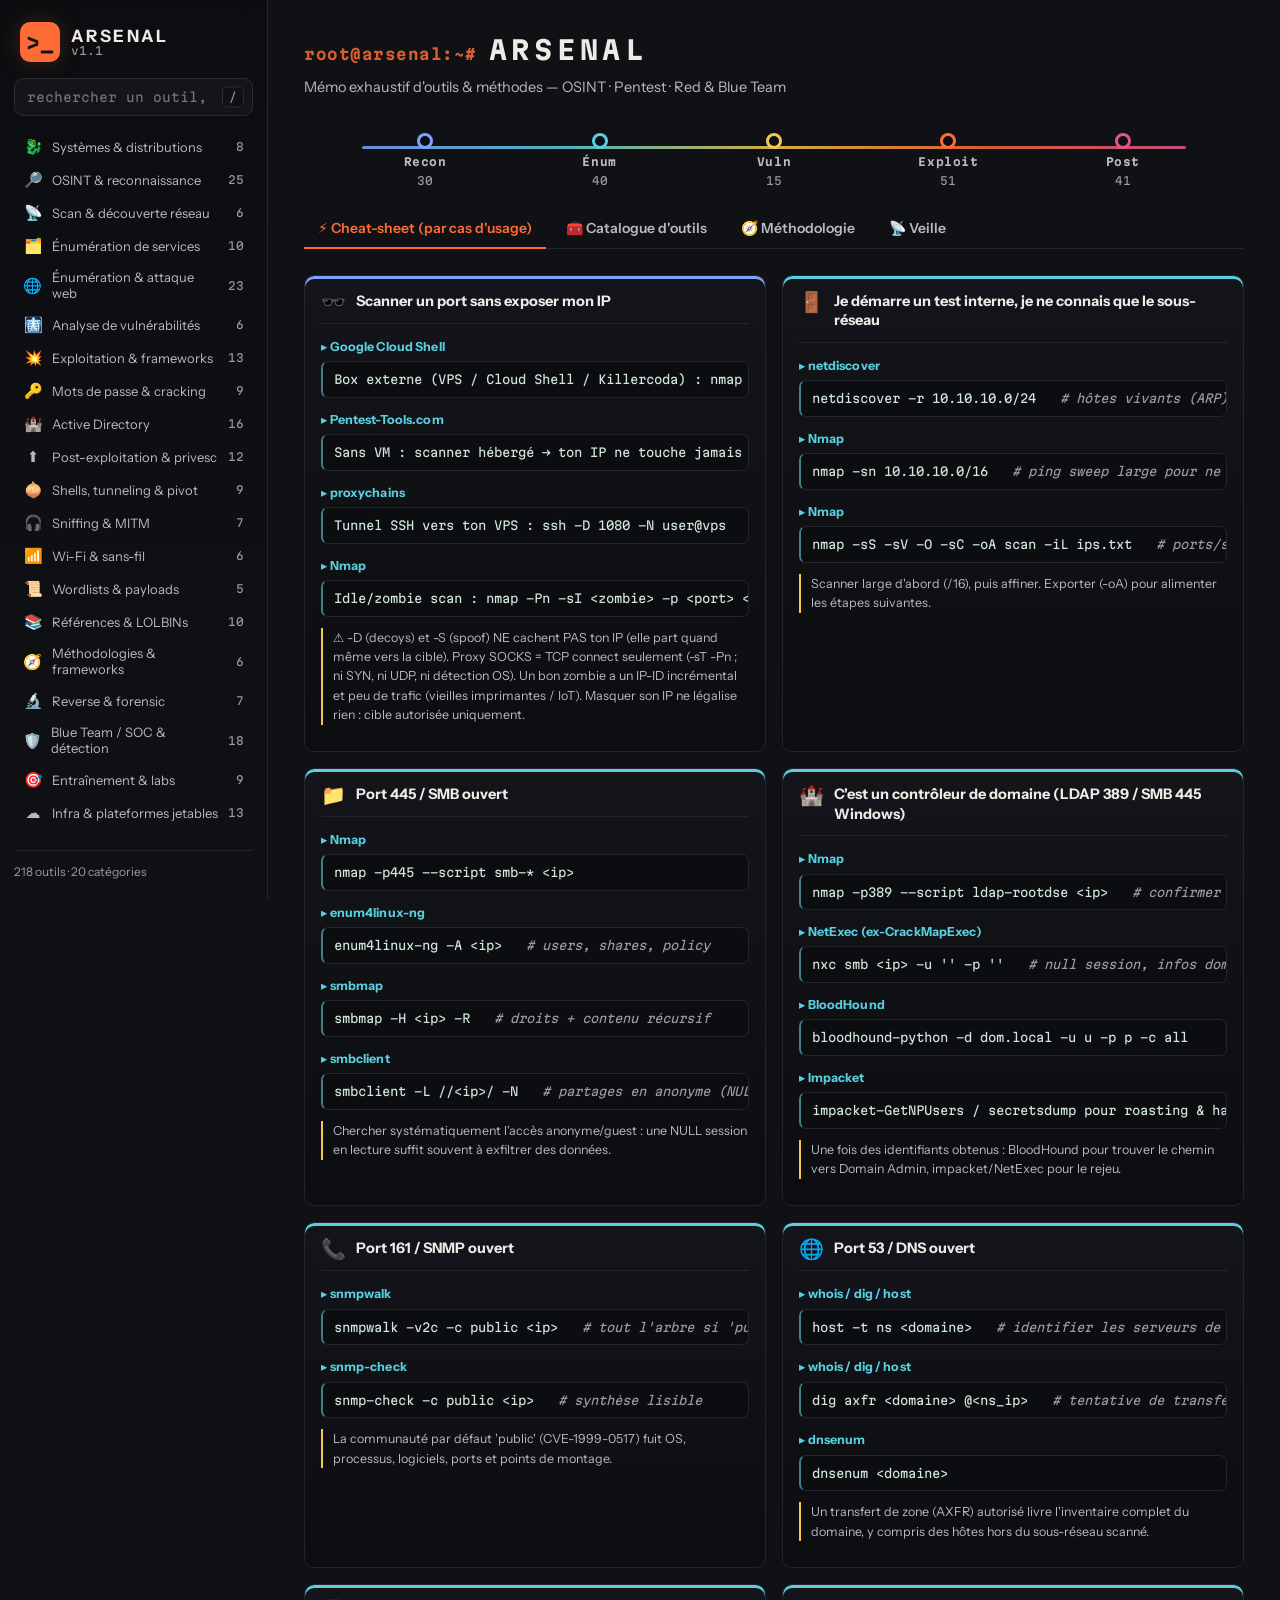
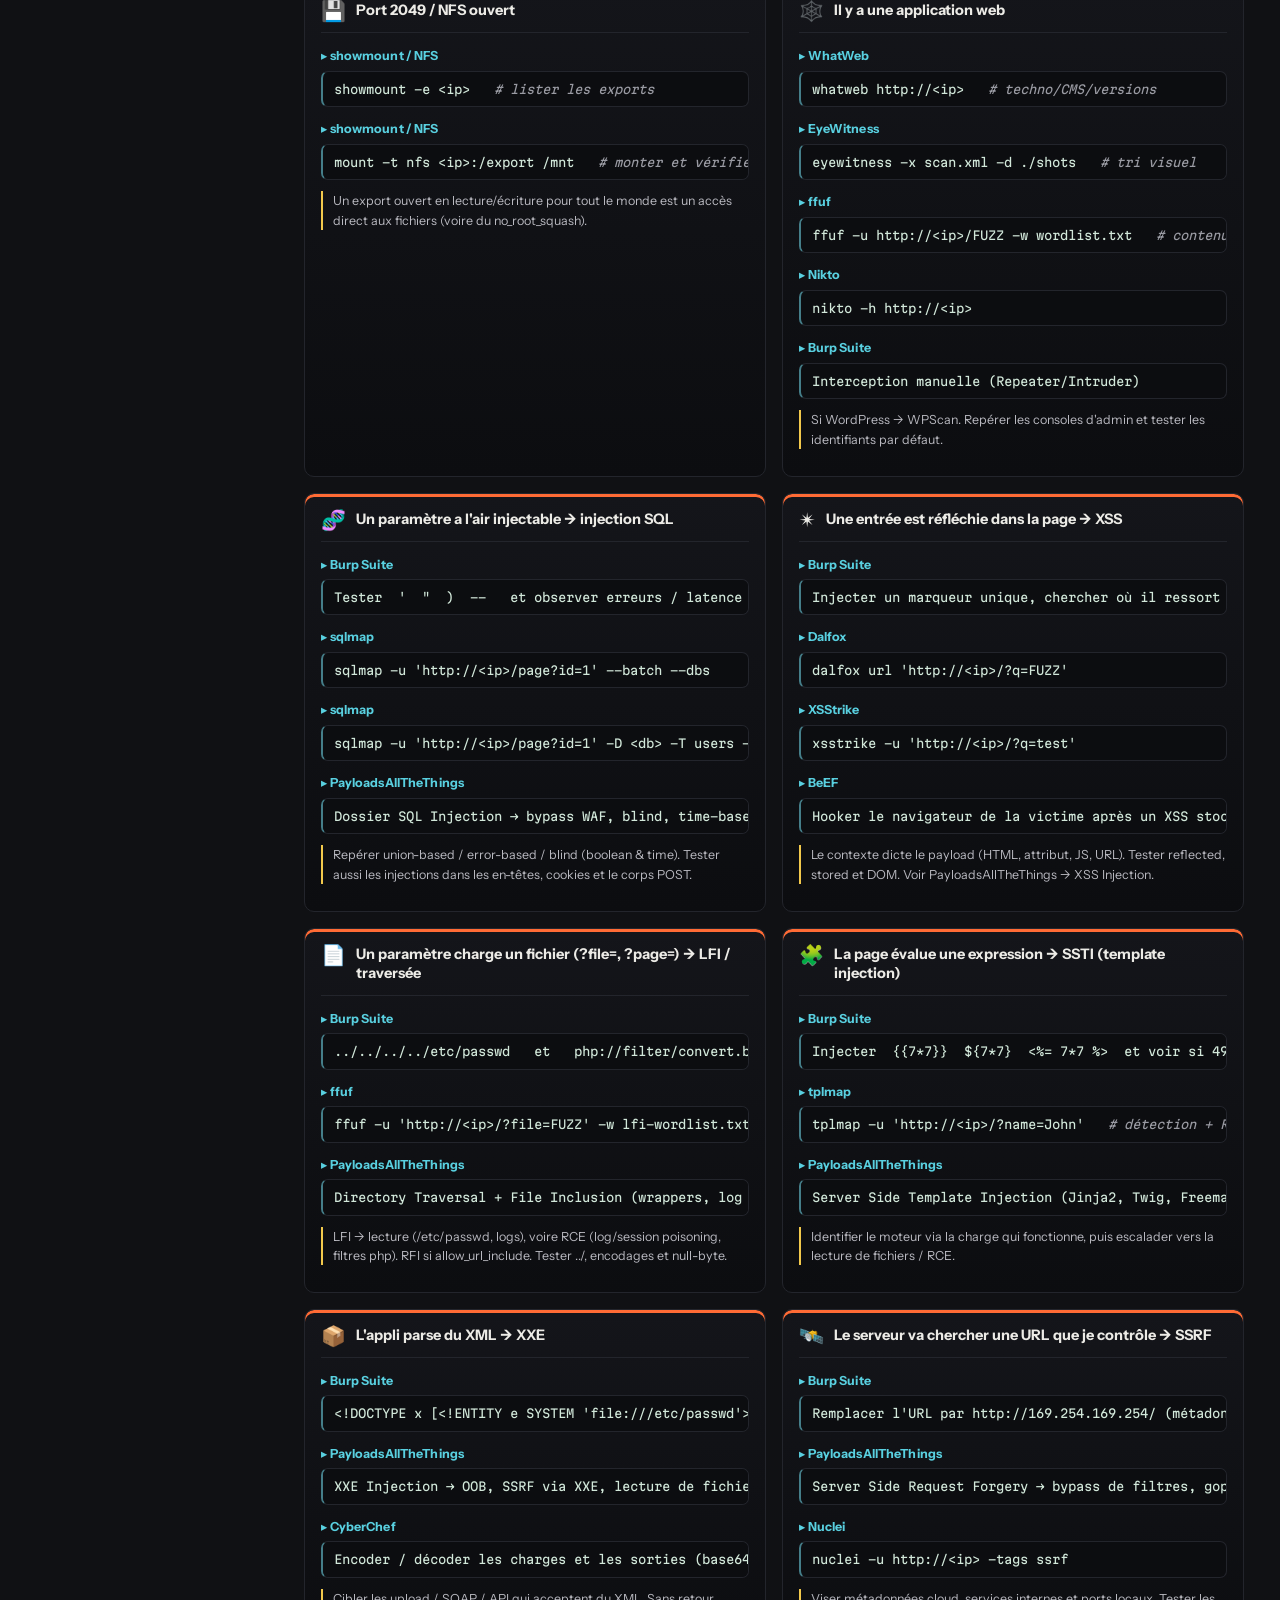
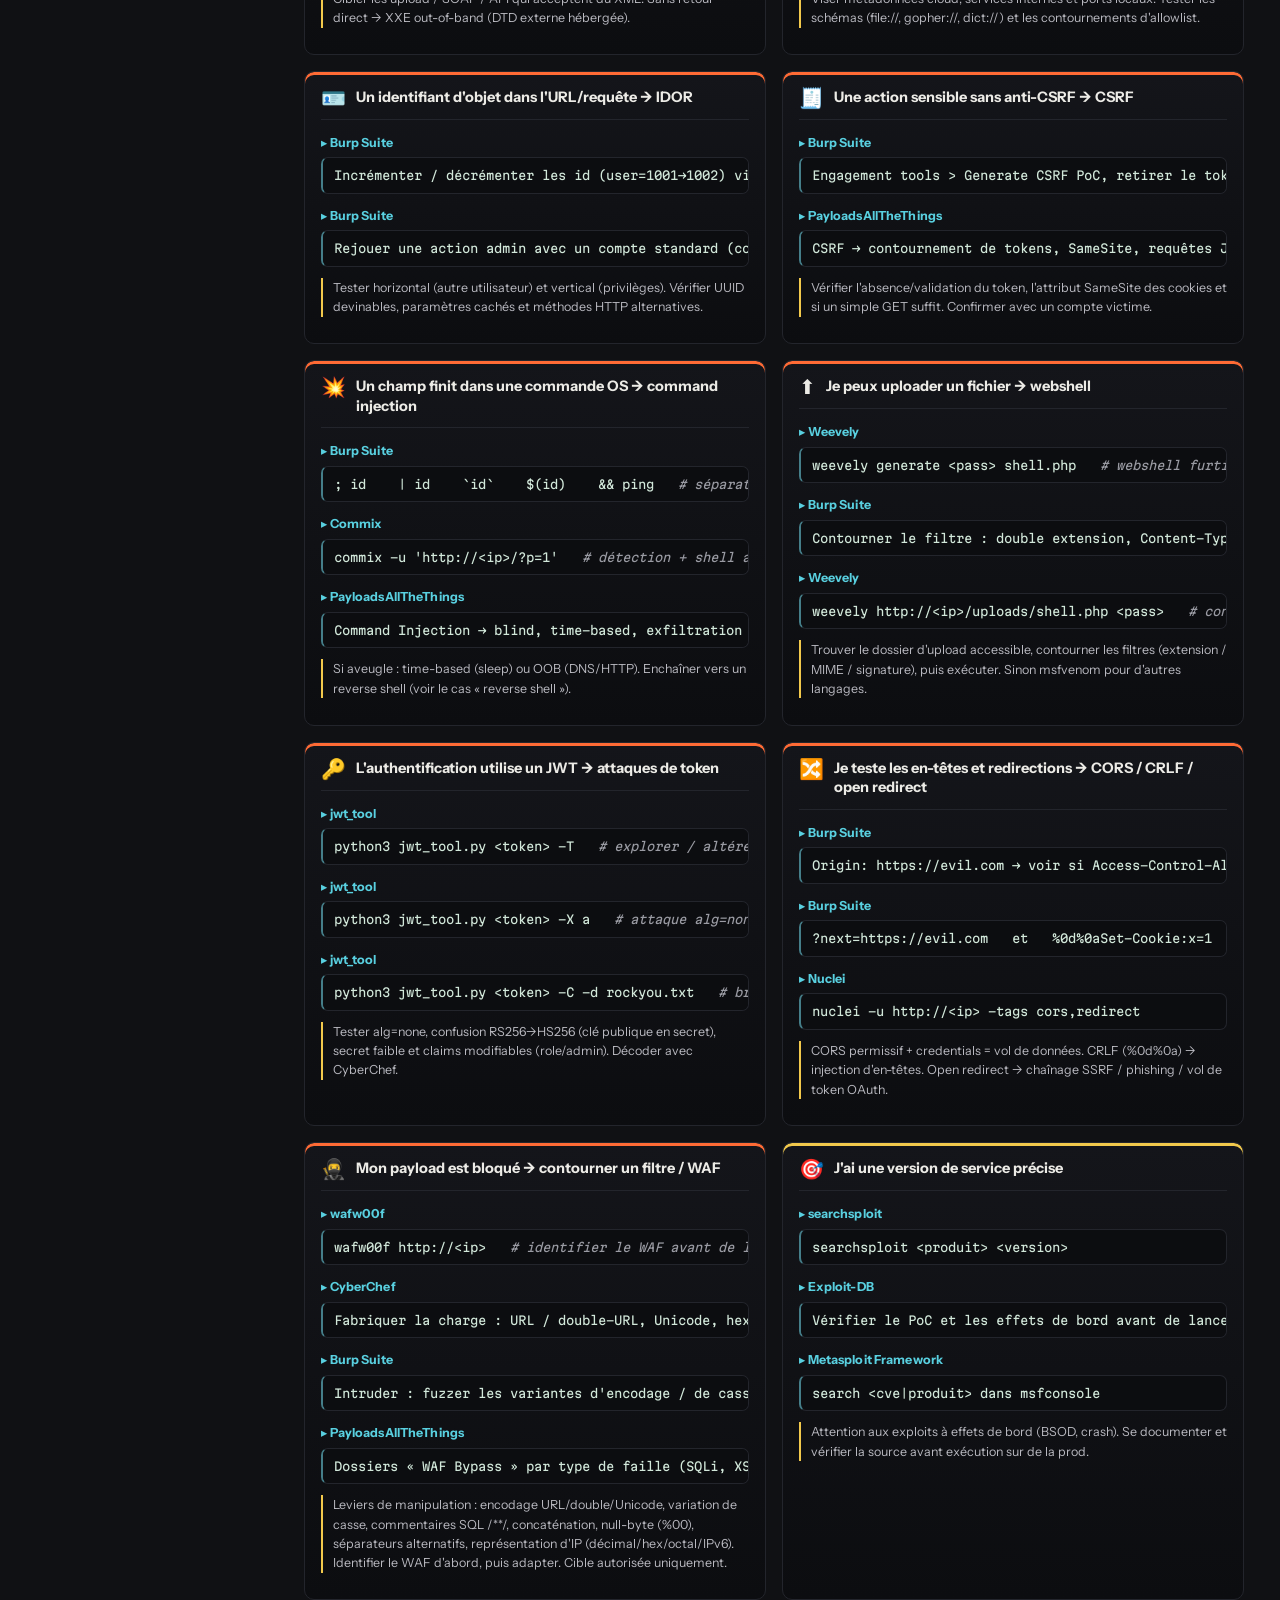
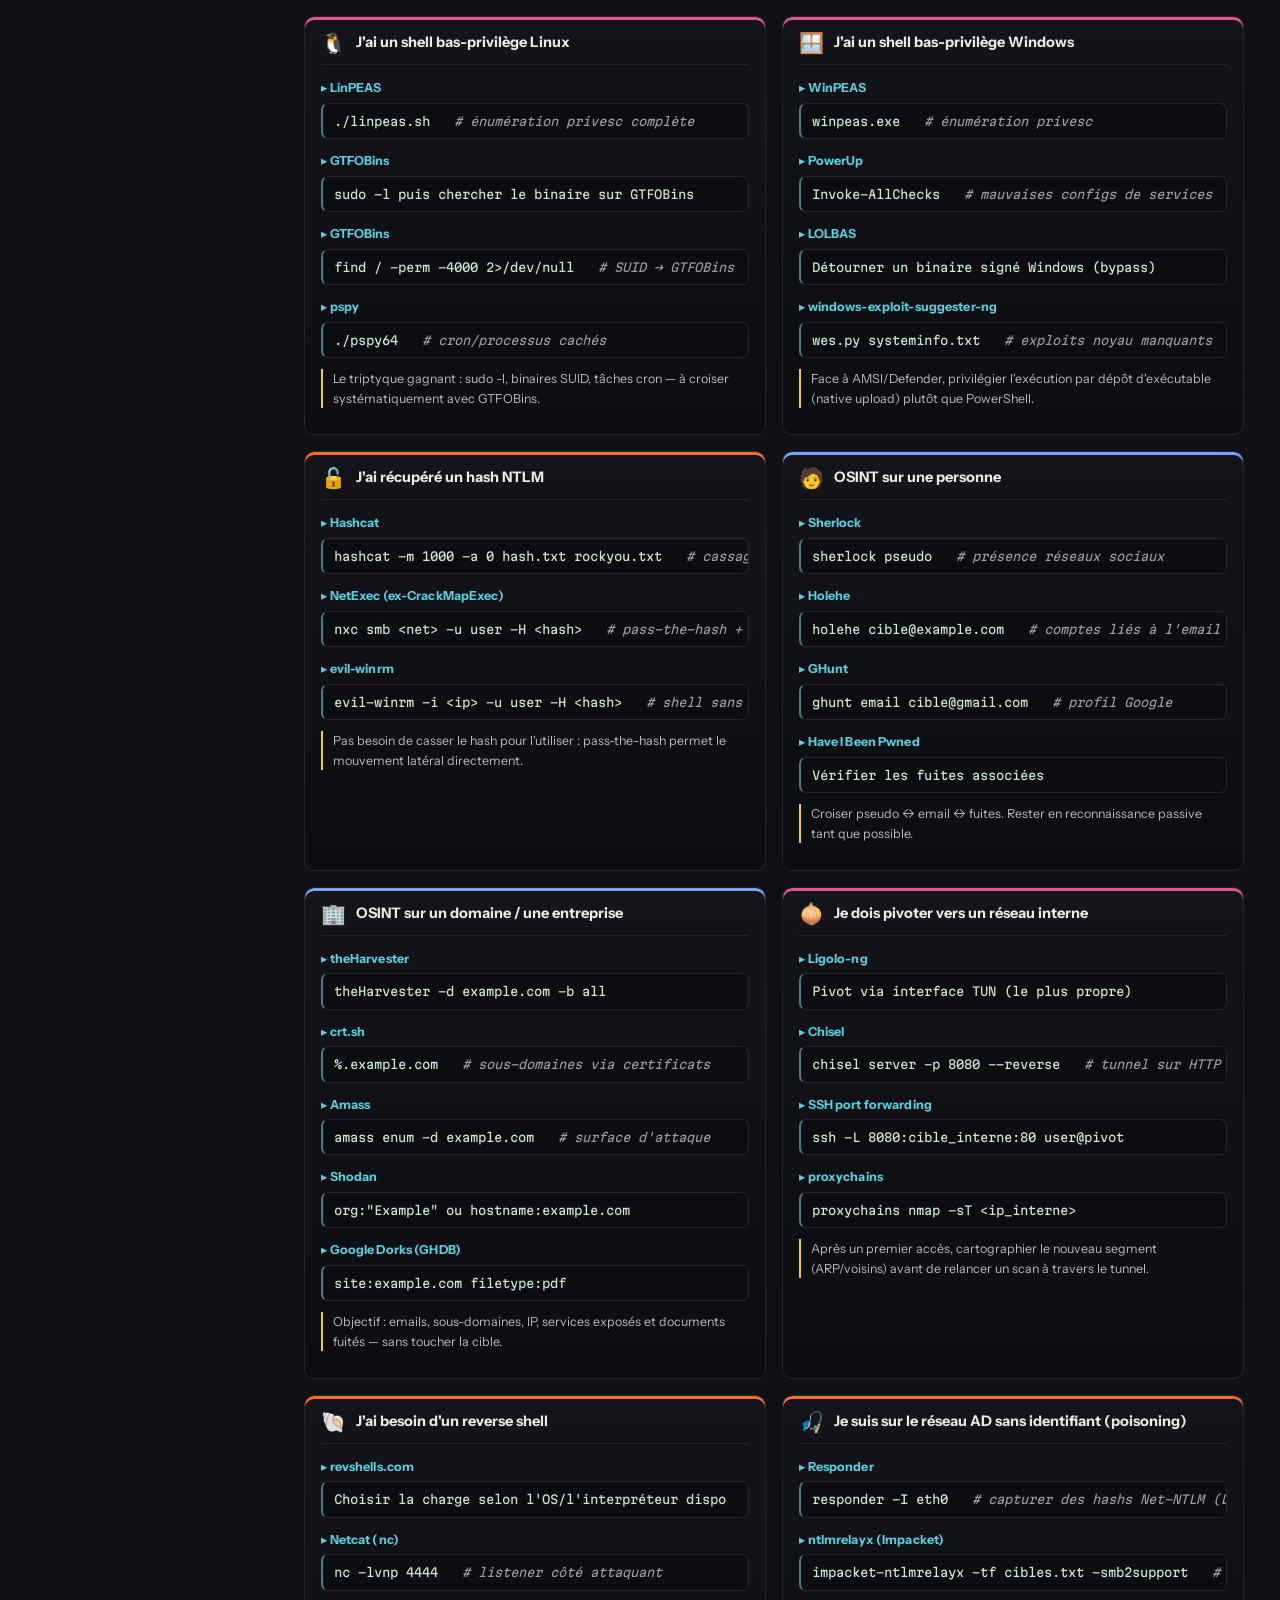
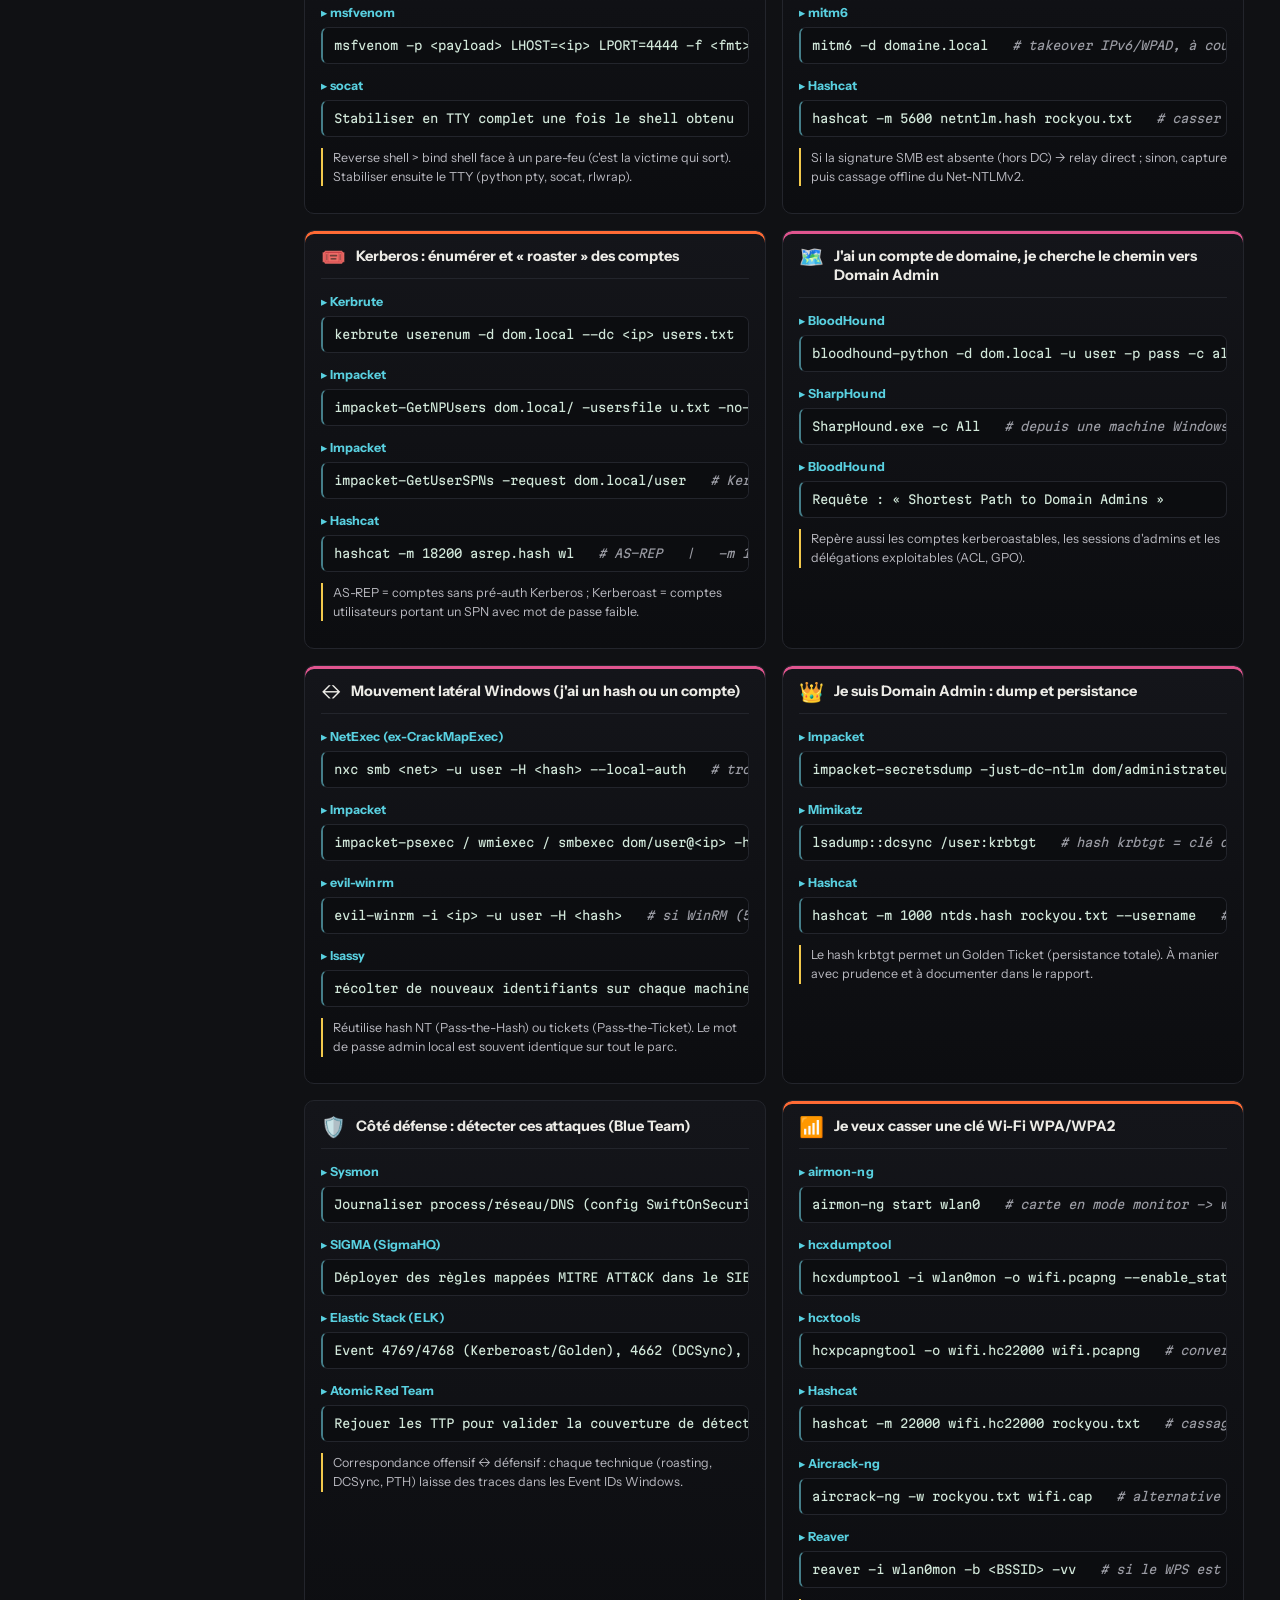
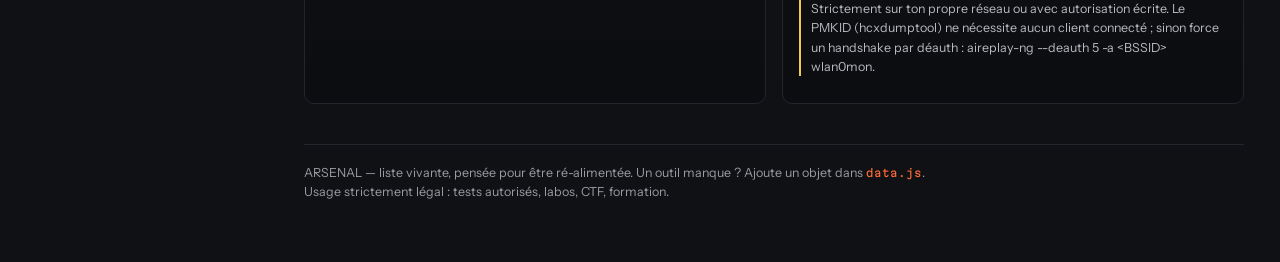
<file: index.html>
<!DOCTYPE html>
<html lang="fr">
<head>
  <meta charset="UTF-8" />
  <meta name="viewport" content="width=device-width, initial-scale=1.0" />
  <title>ARSENAL — Outils & méthodes offensives</title>
  <meta name="description" content="Mémo exhaustif et avancé d'outils et de méthodes : OSINT, pentest, Red Team et Blue Team/SOC. Cheat-sheet par cas d'usage et catalogue d'outils classé par catégorie." />
  <link rel="preconnect" href="https://fonts.googleapis.com" />
  <link rel="preconnect" href="https://fonts.gstatic.com" crossorigin />
  <link href="https://fonts.googleapis.com/css2?family=Martian+Mono:wght@400;500;600;700&family=Instrument+Sans:wght@400;500;600;700&display=swap" rel="stylesheet" />
  <link rel="stylesheet" href="style.css" />
</head>
<body>
  <!-- ░░ Barre latérale ░░ -->
  <aside id="sidebar">
    <div class="brand">
      <div class="brand-logo">&gt;_</div>
      <div class="brand-text">
        <span class="brand-name" id="brandName">ARSENAL</span>
        <span class="brand-ver" id="brandVer">v1.0</span>
      </div>
    </div>

    <div class="side-search">
      <input type="search" id="search" placeholder="rechercher un outil, une commande…" autocomplete="off" />
      <kbd>/</kbd>
    </div>

    <nav id="catNav" aria-label="Catégories"></nav>

    <div class="side-foot">
      <a id="repoLink" href="#" target="_blank" rel="noopener">★ Dépôt GitHub</a>
      <span id="toolCount"></span>
    </div>
  </aside>

  <!-- ░░ Contenu ░░ -->
  <main id="main">
    <header class="hero">
      <h1><span class="prompt">root@arsenal:~#</span> <span id="heroTitle">ARSENAL</span></h1>
      <p class="tagline" id="tagline">Mémo exhaustif d'outils &amp; méthodes — OSINT · Pentest · Red &amp; Blue Team</p>

      <div class="phase-bar" id="phaseBar" aria-label="Filtrer par phase"></div>

      <div class="hero-tabs">
        <button class="tab active" data-view="cheats">⚡ Cheat-sheet (par cas d'usage)</button>
        <button class="tab" data-view="tools">🧰 Catalogue d'outils</button>
        <button class="tab" data-view="method">🧭 Méthodologie</button>
        <button class="tab" data-view="veille">📡 Veille</button>
      </div>
    </header>

    <!-- Vue : Cheat-sheet -->
    <section id="view-cheats" class="view"></section>

    <!-- Vue : Catalogue -->
    <section id="view-tools" class="view hidden"></section>

    <!-- Vue : Méthodologie -->
    <section id="view-method" class="view hidden">
      <div class="method-wrap">
        <h2 class="method-h">Les 5 phases d'un test d'intrusion</h2>
        <p class="method-sub">Reconnaissance → Énumération → Analyse de vulnérabilités → Exploitation → Post-exploitation. Chaque sortie alimente l'étape suivante.</p>
        <ol class="killchain" id="killchain"></ol>

        <h2 class="method-h">Chaîne type « énumération → exploitation »</h2>
        <pre class="flow">netdiscover ─▶ ips.txt ─▶ nmap (-iL -sV -oA) ─▶ scan.xml
                               │                 │
                               ▼                 ▼
                  nmap --script vuln / OpenVAS   eyewitness (interfaces web)
                               │
                               ▼
                  searchsploit &lt;produit/CVE&gt; ─▶ msfconsole
                                                    │
               use exploit/… ; set RHOSTS/LHOST/payload ; exploit
                                                    │
                                                    ▼
                                           Meterpreter (session)
                                                    │
               upload linpeas/winpeas ; modules post ; dump creds
                                                    │
                                                    ▼
               Mouvement latéral (pass-the-hash) ─▶ pivoting (ssh -L / chisel)</pre>

        <h2 class="method-h">Faire circuler les résultats</h2>
        <div class="chain-grid" id="chainGrid"></div>
      </div>
    </section>

    <!-- Vue : Veille (flux agrégés par scripts/build_feeds.py) -->
    <section id="view-veille" class="view hidden"></section>

    <footer class="page-foot">
      <span id="footName">ARSENAL</span> — liste vivante, pensée pour être ré-alimentée.
      Un outil manque ? Ajoute un objet dans <code>data.js</code>.
      <br />Usage strictement légal : tests autorisés, labos, CTF, formation.
    </footer>
  </main>

  <!-- bouton retour haut -->
  <button id="toTop" title="Haut de page" aria-label="Haut de page">↑</button>

  <!-- palette de commandes (Ctrl K) -->
  <div id="palette" class="palette hidden" role="dialog" aria-modal="true" aria-label="Aller à">
    <div class="palette-box">
      <input id="paletteInput" type="text" placeholder="Aller à… — outil, catégorie, vue, phase" autocomplete="off" />
      <div id="paletteList" class="palette-list"></div>
      <div class="palette-hint"><span><kbd>↑</kbd><kbd>↓</kbd> naviguer</span><span><kbd>⏎</kbd> ouvrir</span><span><kbd>Échap</kbd> fermer</span><span style="margin-left:auto">hors palette : <kbd>j</kbd><kbd>k</kbd> parcourir · <kbd>/</kbd> chercher</span></div>
    </div>
  </div>

  <script src="data.js"></script>
  <script src="feeds.js"></script>
  <script src="app.js"></script>
</body>
</html>
</file>
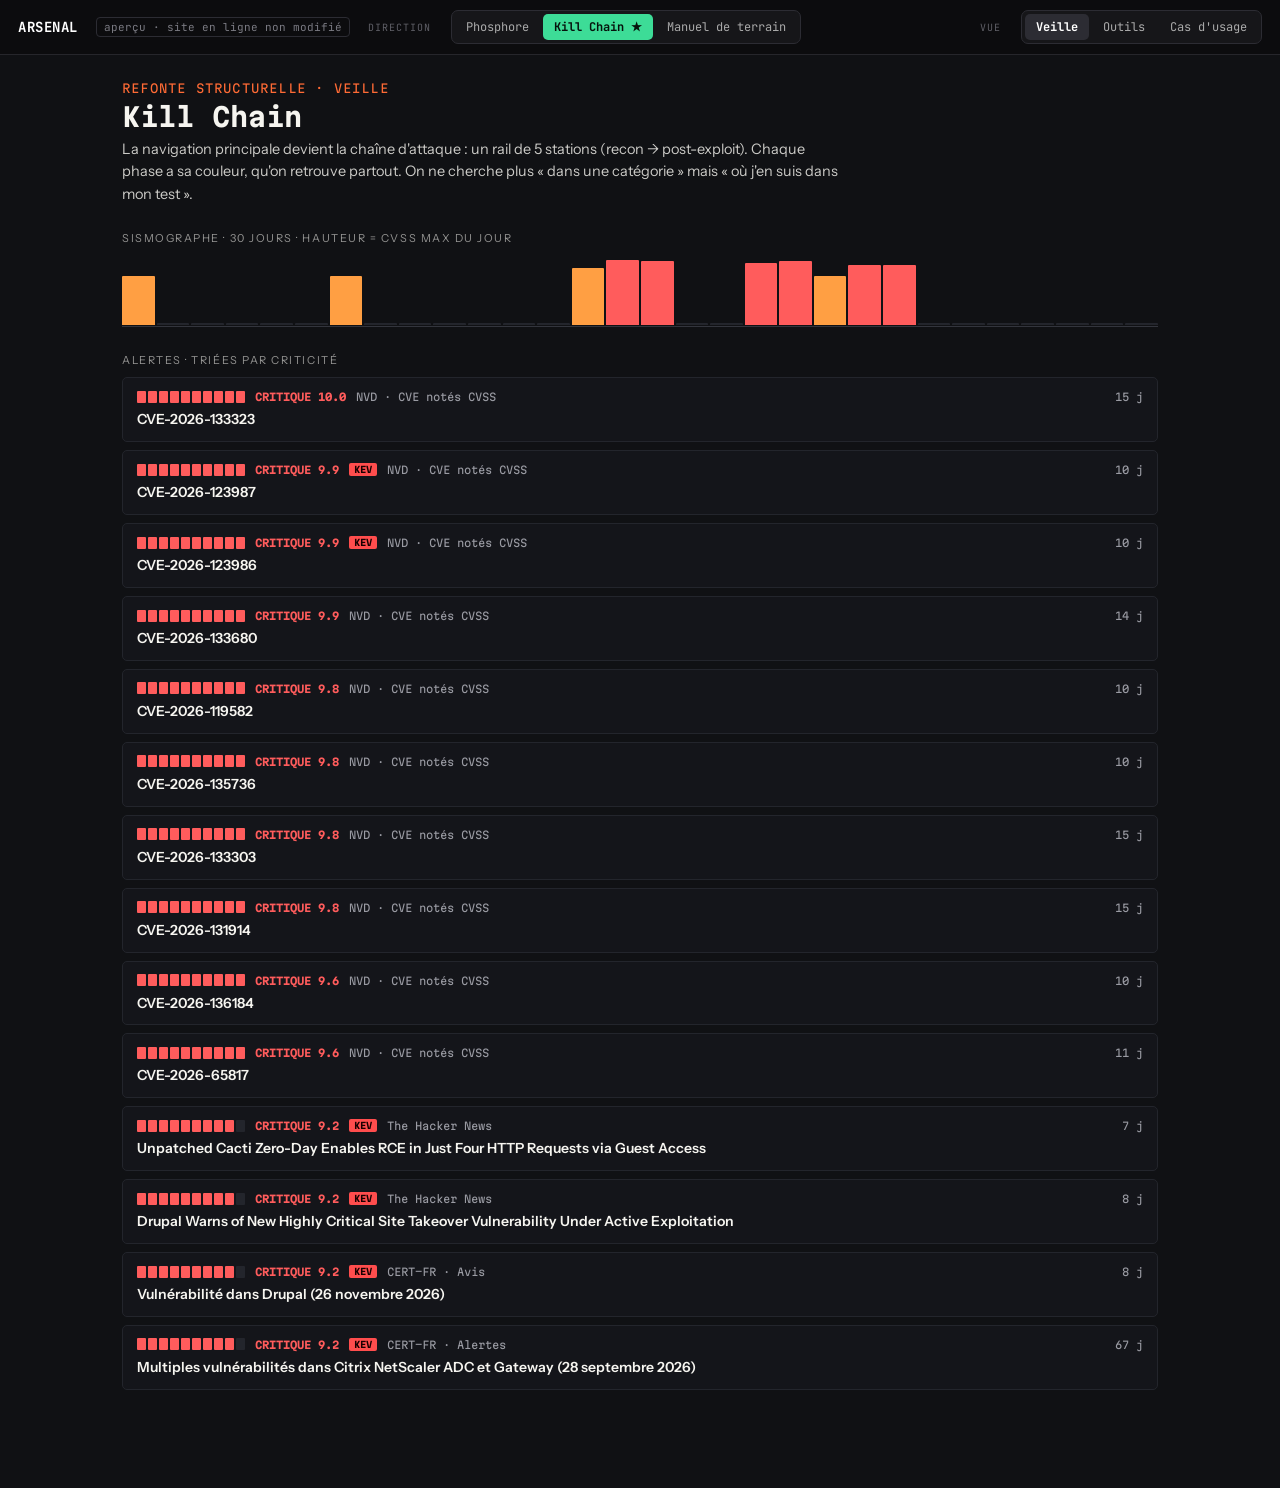
<file: preview/redesign.html>
<!DOCTYPE html>
<html lang="fr" data-dir="1b">
<head>
<meta charset="utf-8">
<meta name="viewport" content="width=device-width, initial-scale=1">
<title>ARSENAL — Aperçu refonte (3 directions)</title>
<link rel="preconnect" href="https://fonts.googleapis.com">
<link rel="preconnect" href="https://fonts.gstatic.com" crossorigin>
<link href="https://fonts.googleapis.com/css2?family=JetBrains+Mono:wght@400;500;700&family=IBM+Plex+Sans:wght@400;500;600&family=Martian+Mono:wght@400;500;700&family=Instrument+Sans:wght@400;500;600&family=Archivo:wght@400..900&family=Red+Hat+Mono:wght@400;500;700&display=swap" rel="stylesheet">
<style>
  *{box-sizing:border-box}
  html,body{margin:0;padding:0}
  body{background:#111;color:#eee;font-family:'IBM Plex Sans',system-ui,sans-serif;-webkit-font-smoothing:antialiased}
  a{text-decoration:none}
  .mono{font-variant-numeric:tabular-nums}

  /* ===================== BARRE DE CONTRÔLE (neutre) ===================== */
  .ctl{position:sticky;top:0;z-index:50;display:flex;flex-wrap:wrap;align-items:center;gap:10px 18px;
    padding:10px 18px;background:#0c0c0e;border-bottom:1px solid #26262b}
  .ctl .brand{font-family:'JetBrains Mono',monospace;font-weight:700;font-size:14px;color:#fff;letter-spacing:.04em}
  .ctl .note{font-family:'JetBrains Mono',monospace;font-size:11px;color:#7a7a82;border:1px solid #2c2c33;border-radius:4px;padding:2px 7px}
  .seg{display:flex;gap:3px;background:#161619;border:1px solid #2c2c33;border-radius:7px;padding:3px}
  .seg button{font-family:'JetBrains Mono',monospace;font-size:12px;color:#aaa;background:none;border:0;border-radius:5px;padding:5px 11px;cursor:pointer;white-space:nowrap}
  .seg button:hover{color:#fff}
  .seg button.on{background:#2c2c33;color:#fff;font-weight:700}
  .seg.dir button.on{background:#3ddc97;color:#06120c}
  .ctl .spacer{margin-left:auto}
  .ctl label{font-family:'JetBrains Mono',monospace;font-size:10px;letter-spacing:.1em;color:#5f5f66;text-transform:uppercase;margin-right:2px}

  #stage{min-height:calc(100vh - 54px)}
  .wrap{max-width:1080px;margin:0 auto;padding:26px 22px 90px}
  .dirhead{display:flex;flex-direction:column;gap:6px;margin-bottom:22px}
  .dirhead .tag{font-size:12px;letter-spacing:.1em}
  .dirhead h1{margin:0;font-size:30px}
  .dirhead p{margin:0;max-width:720px;line-height:1.55;font-size:14.5px;opacity:.85}
  .section-t{font-size:11px;letter-spacing:.14em;text-transform:uppercase;opacity:.6;margin:26px 0 10px}

  /* ============================================================= 1a PHOSPHORE */
  #stage[data-dir="1a"]{background:#0a0e0d;color:#d7e2dc;font-family:'IBM Plex Sans',sans-serif}
  [data-dir="1a"] .mono,[data-dir="1a"] .k{font-family:'JetBrains Mono',monospace}
  [data-dir="1a"] .dirhead .tag{color:#3ddc97;font-family:'JetBrains Mono',monospace}
  [data-dir="1a"] .dirhead h1{font-family:'JetBrains Mono',monospace;color:#e9f3ee;font-weight:700}
  [data-dir="1a"] .prompt{font-family:'JetBrains Mono',monospace;font-size:13px;background:#0d1311;border:1px solid #1f2a26;border-radius:5px;
    padding:9px 13px;display:flex;align-items:center;gap:9px;margin-bottom:14px}
  [data-dir="1a"] .prompt .g{color:#3ddc97}[data-dir="1a"] .prompt .b{color:#6cb4ff}[data-dir="1a"] .prompt .d{color:#8b9a93}
  [data-dir="1a"] .prompt .cmd{color:#e9f3ee}
  [data-dir="1a"] .prompt .cur{display:inline-block;width:7px;height:14px;background:#3ddc97;animation:blink 1.1s steps(1) infinite}
  @keyframes blink{50%{opacity:0}}
  [data-dir="1a"] .cols{display:grid;grid-template-columns:210px minmax(0,1fr);gap:20px;align-items:start}
  [data-dir="1a"] .tree{font-family:'JetBrains Mono',monospace;font-size:12.5px;line-height:1.85;color:#8b9a93;border:1px solid #1f2a26;border-radius:6px;padding:12px 12px;background:#070a09}
  [data-dir="1a"] .tree .root{color:#e9f3ee}
  [data-dir="1a"] .tree .on{color:#3ddc97}
  [data-dir="1a"] .tree .n{color:#5d6b65}
  [data-dir="1a"] .tree .dot{color:#ff5c5c}
  [data-dir="1a"] .lsh,[data-dir="1a"] .lsrow{font-family:'JetBrains Mono',monospace;font-size:12.5px;display:grid;gap:12px;align-items:center;padding:7px 10px}
  [data-dir="1a"] .lsh{color:#5d6b65;border-bottom:1px solid #1f2a26}
  [data-dir="1a"] .lsrow{border-bottom:1px solid #121a17}
  [data-dir="1a"] .lsrow:hover{background:#0e1613}
  [data-dir="1a"] .veille-ls{grid-template-columns:96px 128px minmax(0,1fr) 78px 54px}
  [data-dir="1a"] .tools-ls{grid-template-columns:150px 86px minmax(0,1fr) 70px}
  [data-dir="1a"] .cell-t{font-family:'IBM Plex Sans';font-size:13px;color:#d7e2dc;white-space:nowrap;overflow:hidden;text-overflow:ellipsis}
  [data-dir="1a"] .sevb{justify-self:start;font-weight:700;padding:1px 7px;border-radius:2px}
  [data-dir="1a"] .id{color:#6cb4ff}[data-dir="1a"] .dim{color:#8b9a93}[data-dir="1a"] .faint{color:#5d6b65}
  [data-dir="1a"] .heat{display:grid;grid-template-columns:repeat(12,1fr);gap:3px;max-width:430px}
  [data-dir="1a"] .heat .wk{display:grid;grid-template-rows:repeat(7,10px);gap:3px}
  [data-dir="1a"] .heat .d{border-radius:2px}
  [data-dir="1a"] .legend{font-family:'JetBrains Mono',monospace;font-size:11px;color:#8b9a93;display:flex;align-items:center;gap:6px;margin-top:8px}
  [data-dir="1a"] .cheat{font-family:'JetBrains Mono',monospace;border:1px solid #1f2a26;border-radius:6px;padding:12px 14px;margin-bottom:12px;background:#070a09}
  [data-dir="1a"] .cheat h3{margin:0 0 9px;font-size:14px;color:#e9f3ee;font-family:'IBM Plex Sans'}
  [data-dir="1a"] .cheat .ln{font-size:12.5px;color:#d7e2dc;padding:3px 0;display:flex;gap:8px}
  [data-dir="1a"] .cheat .ln .p{color:#3ddc97}
  [data-dir="1a"] .cheat .note{margin-top:9px;font-family:'IBM Plex Sans';font-size:12.5px;color:#8b9a93;border-top:1px solid #1f2a26;padding-top:8px}

  /* ============================================================ 1b KILL CHAIN */
  #stage[data-dir="1b"]{background:#101114;color:#ecebe6;font-family:'Instrument Sans',sans-serif}
  [data-dir="1b"] .mono,[data-dir="1b"] .k{font-family:'Martian Mono',monospace}
  [data-dir="1b"] .dirhead .tag{color:#ff6b35;font-family:'Martian Mono',monospace}
  [data-dir="1b"] .dirhead h1{font-family:'Martian Mono',monospace;color:#f6f5f0;font-weight:700;font-size:26px}
  [data-dir="1b"] .rail{position:relative;padding:20px 40px 8px;margin-bottom:10px}
  [data-dir="1b"] .rail .line{position:absolute;left:66px;right:66px;top:32px;height:4px;border-radius:2px;
    background:linear-gradient(90deg,#7aa2ff,#59d0e0,#f2c94c,#ff6b35,#e0558f)}
  [data-dir="1b"] .rail .stations{display:grid;grid-template-columns:repeat(5,1fr);position:relative}
  [data-dir="1b"] .st{display:flex;flex-direction:column;align-items:center;gap:7px;cursor:pointer}
  [data-dir="1b"] .st .dot{width:20px;height:20px;border-radius:50%;background:#0c0d10;border:3px solid currentColor;transition:all .25s}
  [data-dir="1b"] .st.on .dot{width:28px;height:28px}
  [data-dir="1b"] .st .nm{font-family:'Martian Mono';font-size:11px;font-weight:700;letter-spacing:.06em}
  [data-dir="1b"] .st .k{font-size:12px;color:#9a9ba3}
  [data-dir="1b"] .st:not(.on) .nm{color:#ecebe6}
  [data-dir="1b"] .plats{display:flex;gap:8px;flex-wrap:wrap;font-size:12px;margin-bottom:14px;align-items:center}
  [data-dir="1b"] .plats .lb{color:#9a9ba3}
  [data-dir="1b"] .pchip{padding:3px 10px;border-radius:20px;border:1px solid #2a2c33;color:#ecebe6;cursor:pointer}
  [data-dir="1b"] .pchip.on{background:#59d0e0;color:#061417;border-color:#59d0e0;font-weight:600}
  [data-dir="1b"] .grid{display:grid;grid-template-columns:repeat(3,minmax(0,1fr));gap:1px;background:#2a2c33;border:1px solid #2a2c33}
  [data-dir="1b"] .card{background:#14151a;padding:13px 15px;display:flex;flex-direction:column;gap:8px}
  [data-dir="1b"] .card:hover{background:#181a20}
  [data-dir="1b"] .card .top{display:flex;justify-content:space-between;align-items:center;gap:8px}
  [data-dir="1b"] .card .nm{font-family:'Martian Mono';font-size:13px;font-weight:700;color:#f6f5f0}
  [data-dir="1b"] .segs{display:flex;gap:2px}
  [data-dir="1b"] .segs span{width:10px;height:4px;border-radius:1px}
  [data-dir="1b"] .card .d{font-size:12.5px;line-height:1.45;color:#b9b9c0}
  [data-dir="1b"] .cmd{font-family:'Martian Mono';font-size:10.5px;background:#0c0d10;border:1px solid #23252c;border-radius:3px;padding:6px 8px;color:#ecebe6;white-space:nowrap;overflow:hidden;text-overflow:ellipsis}
  [data-dir="1b"] .cmd .s{color:#ff6b35}
  [data-dir="1b"] .seismo{display:flex;align-items:flex-end;gap:2px;height:72px;border-bottom:1px solid #33353d;padding-bottom:1px;margin-bottom:6px}
  [data-dir="1b"] .seismo .bar{flex:1;border-radius:1px 1px 0 0;min-height:2px}
  [data-dir="1b"] .gauge{display:flex;align-items:center;gap:8px}
  [data-dir="1b"] .gauge .track{display:flex;gap:2px}
  [data-dir="1b"] .gauge .track i{width:9px;height:12px;border-radius:1px;background:#23252c}
  [data-dir="1b"] .kev{font-family:'Martian Mono';font-size:9px;font-weight:700;background:#ff4d4d;color:#190000;padding:1px 5px;border-radius:2px}
  [data-dir="1b"] .newscard{background:#14151a;border:1px solid #23252c;border-radius:5px;padding:12px 14px;display:flex;flex-direction:column;gap:7px;margin-bottom:8px}
  [data-dir="1b"] .newscard .ttl{font-size:14px;color:#f6f5f0;font-weight:600;line-height:1.35}
  [data-dir="1b"] .newscard .meta{display:flex;gap:10px;align-items:center;font-family:'Martian Mono';font-size:10.5px;color:#9a9ba3;flex-wrap:wrap}

  /* ====================================================== 1c MANUEL DE TERRAIN */
  #stage[data-dir="1c"]{background:#14120f;color:#ede5d5;font-family:'Archivo',sans-serif}
  [data-dir="1c"] .mono,[data-dir="1c"] .k{font-family:'Red Hat Mono',monospace}
  [data-dir="1c"] .dirhead .tag{color:#a59c8c;font-family:'Red Hat Mono',monospace}
  [data-dir="1c"] .dirhead h1{font-weight:900;font-stretch:68%;text-transform:uppercase;color:#f5eedf;font-size:40px;line-height:.95}
  [data-dir="1c"] .cols{display:grid;grid-template-columns:240px minmax(0,1fr);gap:0;border:1px solid #34302a;background:#100e0c}
  [data-dir="1c"] .idx{border-right:1px solid #34302a;padding:14px 0}
  [data-dir="1c"] .idx .h{padding:0 16px 9px;font-family:'Red Hat Mono';font-size:11px;letter-spacing:.12em;color:#a59c8c}
  [data-dir="1c"] .idx .it{display:grid;grid-template-columns:52px 1fr;gap:6px;padding:7px 16px;cursor:pointer;border-left:3px solid transparent;align-items:baseline}
  [data-dir="1c"] .idx .it:hover{background:#19150f}
  [data-dir="1c"] .idx .it.on{background:#1f1b16;border-left-color:#ffd23f}
  [data-dir="1c"] .idx .it .num{font-family:'Red Hat Mono';font-size:11px;color:#a59c8c}
  [data-dir="1c"] .idx .it.on .num{color:#ffd23f}
  [data-dir="1c"] .idx .it .t{font-size:13px}
  [data-dir="1c"] .idx .it.on .t{color:#f5eedf;font-weight:700}
  [data-dir="1c"] .fiche{padding:22px 26px}
  [data-dir="1c"] .fiche .crumb{display:flex;justify-content:space-between;font-family:'Red Hat Mono';font-size:11px;color:#a59c8c;letter-spacing:.06em;margin-bottom:14px}
  [data-dir="1c"] .si{font-family:'Red Hat Mono';font-size:13px;font-weight:700;color:#ffd23f}
  [data-dir="1c"] .fiche h2{margin:2px 0 16px;font-size:34px;font-weight:850;font-stretch:70%;text-transform:uppercase;color:#f5eedf;line-height:1}
  [data-dir="1c"] .step{display:grid;grid-template-columns:48px minmax(0,1fr);gap:12px;border-top:1px solid #34302a;padding-top:12px;margin-top:12px}
  [data-dir="1c"] .step .no{font-size:28px;font-weight:900;font-stretch:62%;color:#ffd23f;line-height:1}
  [data-dir="1c"] .step .st{font-size:15px;font-weight:700;color:#f5eedf}
  [data-dir="1c"] .step .tool{font-family:'Red Hat Mono';font-size:11px;color:#a59c8c;margin-left:8px}
  [data-dir="1c"] .step .cmd{font-family:'Red Hat Mono';font-size:12px;background:#1f1b16;padding:8px 10px;margin-top:6px;color:#ede5d5;display:flex;justify-content:space-between;gap:10px}
  [data-dir="1c"] .step .cmd .cp{color:#ffd23f;flex:none;cursor:pointer}
  [data-dir="1c"] .sinon{font-family:'Red Hat Mono';font-size:12px;color:#a59c8c;border-top:1px solid #34302a;padding-top:10px;margin-top:14px}
  [data-dir="1c"] .matrix{display:grid;grid-template-columns:150px repeat(5,1fr);gap:2px;font-family:'Red Hat Mono';font-size:10px}
  [data-dir="1c"] .matrix .hd{color:#a59c8c;text-align:center;padding:4px 0}
  [data-dir="1c"] .matrix .rn{color:#c3baa9;display:flex;align-items:center}
  [data-dir="1c"] .matrix .c{text-align:center;padding:6px 0;cursor:default}
  [data-dir="1c"] .dlabel{font-family:'Red Hat Mono';font-weight:700;font-size:11px;padding:2px 7px;color:#1a1400;display:inline-block}
  [data-dir="1c"] .wall{display:flex;flex-direction:column;gap:6px}
  [data-dir="1c"] .wall .g{display:grid;grid-template-columns:72px 1fr;gap:8px;align-items:center}
  [data-dir="1c"] .wall .g .n{font-family:'Red Hat Mono';font-size:10px;color:#c3baa9}
  [data-dir="1c"] .wall .cells{display:flex;flex-wrap:wrap;gap:2px}
  [data-dir="1c"] .wall .cells span{width:10px;height:10px}
  [data-dir="1c"] .tbl{width:100%;border-collapse:collapse;font-size:13px}
  [data-dir="1c"] .tbl th{font-family:'Red Hat Mono';font-size:10px;letter-spacing:.08em;color:#a59c8c;text-align:left;padding:6px 10px;border-bottom:1px solid #34302a}
  [data-dir="1c"] .tbl td{padding:7px 10px;border-bottom:1px solid #221f1a}
  [data-dir="1c"] .tbl td.nm{font-weight:700;color:#f5eedf}
</style>
</head>
<body>

<div class="ctl">
  <span class="brand">ARSENAL</span>
  <span class="note">aperçu · site en ligne non modifié</span>
  <label>Direction</label>
  <div class="seg dir" id="segDir">
    <button data-dir="1a">Phosphore</button>
    <button data-dir="1b" class="on">Kill Chain ★</button>
    <button data-dir="1c">Manuel de terrain</button>
  </div>
  <div class="spacer"></div>
  <label>Vue</label>
  <div class="seg" id="segView">
    <button data-view="veille" class="on">Veille</button>
    <button data-view="outils">Outils</button>
    <button data-view="cas">Cas d'usage</button>
  </div>
</div>

<div id="stage" data-dir="1b"></div>

<script src="../data.js"></script>
<script src="../feeds.js"></script>
<script>
(function(){
  const A = window.ARSENAL || {};
  const F = window.ARSENAL_FEEDS || { items: [] };
  const TOOLS = A.TOOLS || [];
  const CHEATS = A.CHEATS || [];
  const CATS = A.CATEGORIES || [];
  const PHASES = (A.PHASES || []).filter(p => p.id !== "support");
  const ITEMS = F.items || [];

  const esc = s => String(s == null ? "" : s).replace(/[&<>"]/g, c => ({ "&":"&amp;","<":"&lt;",">":"&gt;",'"':"&quot;" }[c]));
  const PH = {
    recon:{c:"#7aa2ff",s:"REC",n:"Recon"}, enum:{c:"#59d0e0",s:"ÉNU",n:"Énum"},
    vuln:{c:"#f2c94c",s:"VUL",n:"Vuln"}, exploit:{c:"#ff6b35",s:"EXP",n:"Exploit"},
    post:{c:"#e0558f",s:"POST",n:"Post"}, support:{c:"#8b9a93",s:"SUP",n:"Supp"}
  };
  const PLAB = { windows:"Windows", linux:"Linux", macos:"macOS", android:"Android", ios:"iOS", web:"Web", "réseau":"Réseau", vmware:"VMware", multi:"Multi" };

  // --- criticité d'un item de veille
  function score(it){
    if (it.cvss != null) return it.cvss;
    return it.sev === "crit" ? 9.2 : it.sev === "high" ? 7.5 : it.sev === "med" ? 5 : it.sev === "low" ? 2 : null;
  }
  function sevStyle(s){
    if (s == null) return { g:"·", c:"#8b9a93", bg:"transparent", l:"—" };
    if (s >= 9)   return { g:"■", c:"#ff5c5c", bg:"#ff5c5c24", l:"CRITIQUE" };
    if (s >= 7)   return { g:"▲", c:"#ff9f43", bg:"#ff9f4324", l:"ÉLEVÉ" };
    if (s >= 4)   return { g:"●", c:"#ffd166", bg:"#ffd16624", l:"MOYEN" };
    return { g:"○", c:"#6cb4ff", bg:"#6cb4ff24", l:"FAIBLE" };
  }
  function ageOf(iso){
    if (!iso) return "—";
    const s = Math.floor((Date.now() - new Date(iso).getTime())/1000);
    if (isNaN(s)) return "—";
    if (s < 3600) return Math.max(1,Math.floor(s/60))+" min";
    if (s < 86400) return Math.floor(s/3600)+" h";
    return Math.floor(s/86400)+" j";
  }
  const sortByScore = arr => arr.slice().sort((a,b)=>(score(b)||0)-(score(a)||0));
  const daysAgo = n => { const d=new Date(); d.setHours(0,0,0,0); d.setDate(d.getDate()-n); return d; };

  /* ======================= 1a PHOSPHORE ======================= */
  const DIR1A = {
    tag:"ÉVOLUTION SOIGNÉE", h1:"Phosphore",
    desc:"On garde l'ADN terminal mais on le rend vrai : le site se navigue comme un système de fichiers. La sidebar devient une arborescence, la recherche devient la ligne de commande, les actus deviennent des lignes ls -l.",
    veille(){
      // heatmap 12 semaines
      const byDay = {};
      ITEMS.forEach(it => { if(!it.date) return; const k=new Date(it.date).toISOString().slice(0,10); const s=score(it); if(s!=null) byDay[k]=Math.max(byDay[k]||0,s); });
      const bucket = s => s==null?"#141c19":s>=9?"#ff5c5c":s>=7?"#ff9f43cc":s>=4?"#ffd16688":"#1d3a2c";
      let weeks="";
      for(let w=11; w>=0; w--){ let days="";
        for(let d=6; d>=0; d--){ const dt=daysAgo(w*7+d); const k=dt.toISOString().slice(0,10); days+=`<div class="d" style="background:${bucket(byDay[k])}" title="${k}"></div>`; }
        weeks+=`<div class="wk">${days}</div>`;
      }
      const rows = sortByScore(ITEMS).slice(0,22).map(it=>{ const s=score(it); const z=sevStyle(s);
        const plat=(it.platforms||[])[0]; return `<div class="lsrow veille-ls">
          <span class="sevb mono" style="color:${z.c};background:${z.bg}">${z.g} ${s!=null?s.toFixed(1):"—"}</span>
          <span class="id mono">${esc((it.source||"").split("·").pop().trim().slice(0,14))}</span>
          <span class="cell-t">${esc(it.title)}</span>
          <span class="dim mono">${esc(plat?PLAB[plat]||plat:"")}</span>
          <span class="faint mono">${esc(ageOf(it.date))}</span></div>`;}).join("");
      return `<div class="prompt"><span class="g">root@arsenal</span><span class="d">:</span><span class="b">~/veille</span><span class="d">#</span> <span class="cmd">grep -i "cvss≥7" --sort=crit</span><span class="cur"></span></div>
        <div class="section-t">activité · 12 semaines · teinte = CVSS max du jour</div>
        <div class="heat">${weeks}</div>
        <div class="legend"><span>moins</span><span class="d" style="width:10px;height:10px;background:#141c19;border-radius:2px"></span><span class="d" style="width:10px;height:10px;background:#1d3a2c;border-radius:2px"></span><span class="d" style="width:10px;height:10px;background:#ffd16688;border-radius:2px"></span><span class="d" style="width:10px;height:10px;background:#ff9f43cc;border-radius:2px"></span><span class="d" style="width:10px;height:10px;background:#ff5c5c;border-radius:2px"></span><span>plus critique</span></div>
        <div class="section-t">flux · trié par criticité</div>
        <div class="lsh veille-ls"><span>CVSS</span><span>SOURCE</span><span>TITRE</span><span>PLAT.</span><span>ÂGE</span></div>
        ${rows}`;
    },
    outils(){
      const tree = CATS.slice(0,10).map((c,i)=>{ const n=TOOLS.filter(t=>t.cat===c.id).length; const last=i===9;
        return `<div><span class="n">${last?"└─":"├─"}</span> ${esc(c.id)}/ <span class="n">${n}</span></div>`;}).join("");
      const rows = TOOLS.slice(0,30).map(t=>{ const ph=(t.phases||[]).map(p=>(PH[p]||{}).s||p).join(" ");
        return `<div class="lsrow tools-ls">
          <span class="mono" style="color:#e9f3ee">${t.star?"★ ":""}${esc(t.name)}</span>
          <span class="dim mono">${esc((t.platforms||[]).map(p=>PLAB[p]||p).join(","))}</span>
          <span class="cell-t">${esc(t.desc)}</span>
          <span class="faint mono">${esc(ph)}</span></div>`;}).join("");
      return `<div class="cols">
        <div class="tree"><div class="root">arsenal/</div><div><span class="n">├─</span> cas-usage/ <span class="n">${CHEATS.length}</span></div><div><span class="on">├─ outils/</span> <span class="n">${TOOLS.length}</span></div>${tree}<div><span class="n">├─</span> veille/ <span class="n">${ITEMS.length}</span> <span class="dot">●</span></div></div>
        <div><div class="prompt"><span class="g">root@arsenal</span><span class="d">:</span><span class="b">~/outils</span><span class="d">#</span> <span class="cmd">ls -l --phase=enum</span><span class="cur"></span></div>
          <div class="lsh tools-ls"><span>OUTIL</span><span>PLATEFORME</span><span>DESCRIPTION</span><span>PHASES</span></div>${rows}</div></div>`;
    },
    cas(){
      return CHEATS.slice(0,6).map(ch=>{ const lines=(ch.steps||[]).map(s=>`<div class="ln"><span class="p">$</span><span class="cell-t" style="white-space:normal">${esc(s.cmd)}</span></div>`).join("");
        return `<div class="cheat"><h3>${ch.icon||"»"} ${esc(ch.title)}</h3>${lines}${ch.note?`<div class="note">▸ ${esc(ch.note)}</div>`:""}</div>`;}).join("");
    }
  };

  /* ======================= 1b KILL CHAIN ======================= */
  let phaseSel = "enum", platSel = null;
  const DIR1B = {
    tag:"REFONTE STRUCTURELLE", h1:"Kill Chain",
    desc:"La navigation principale devient la chaîne d'attaque : un rail de 5 stations (recon → post-exploit). Chaque phase a sa couleur, qu'on retrouve partout. On ne cherche plus « dans une catégorie » mais « où j'en suis dans mon test ».",
    rail(){
      return `<div class="rail"><div class="line"></div><div class="stations">${PHASES.map(p=>{ const m=PH[p.id]; const n=TOOLS.filter(t=>(t.phases||[]).includes(p.id)).length; const on=p.id===phaseSel;
        return `<div class="st ${on?"on":""}" data-phase="${p.id}" style="color:${m.c}"><div class="dot"></div><div class="nm">${m.n.toUpperCase()}</div><div class="k">${n} outils</div></div>`;}).join("")}</div></div>`;
    },
    outils(){
      const plats=["windows","linux","web","réseau"];
      const chips=`<div class="plats"><span class="lb mono">Plateforme</span>${plats.map(p=>`<span class="pchip ${platSel===p?"on":""}" data-plat="${p}">${PLAB[p]||p}</span>`).join("")}</div>`;
      let list=TOOLS.filter(t=>(t.phases||[]).includes(phaseSel));
      if(platSel) list=list.filter(t=>(t.platforms||[]).includes(platSel==="réseau"?"multi":platSel)|| (t.tags||"").includes(platSel));
      const cards=list.slice(0,18).map(t=>{ const segs=PHASES.map(p=>`<span style="background:${(t.phases||[]).includes(p.id)?PH[p.id].c:"#2a2c33"}"></span>`).join("");
        return `<div class="card"><div class="top"><span class="nm">${esc(t.name)}</span><div class="segs">${segs}</div></div><div class="d">${esc(t.desc)}</div>${t.cmd?`<div class="cmd"><span class="s">$</span> ${esc(t.cmd)}</div>`:""}</div>`;}).join("");
      return this.rail()+chips+`<div class="section-t">${(PH[phaseSel]||{}).n} ${platSel?"· "+(PLAB[platSel]||platSel):""} — ${list.length} outils</div><div class="grid">${cards||'<div class="card"><div class="d">Aucun outil.</div></div>'}</div>`;
    },
    veille(){
      // sismographe 30 jours
      const byDay={}; ITEMS.forEach(it=>{ if(!it.date)return; const k=new Date(it.date).toISOString().slice(0,10); const s=score(it); if(s!=null) byDay[k]=Math.max(byDay[k]||0,s); });
      let bars="";
      for(let d=29; d>=0; d--){ const k=daysAgo(d).toISOString().slice(0,10); const s=byDay[k]; const z=sevStyle(s); const h=s!=null?Math.round(s*6.5):2;
        bars+=`<div class="bar" style="height:${h}px;background:${s!=null?z.c:"#23252c"}" title="${k}${s!=null?" · CVSS "+s.toFixed(1):""}"></div>`; }
      const cards=sortByScore(ITEMS).slice(0,14).map(it=>{ const s=score(it); const z=sevStyle(s); const filled=s!=null?Math.round(s):0;
        const track=Array.from({length:10},(_,i)=>`<i style="background:${i<filled?z.c:"#23252c"}"></i>`).join("");
        const kev=(it.summary||"").toLowerCase().match(/exploit|activement|in the wild|kev/)?'<span class="kev">KEV</span>':"";
        return `<div class="newscard"><div class="meta"><span class="gauge"><span class="track">${track}</span></span><span style="color:${z.c};font-weight:700">${z.l} ${s!=null?s.toFixed(1):""}</span>${kev}<span>${esc(it.source)}</span><span style="margin-left:auto">${esc(ageOf(it.date))}</span></div><div class="ttl">${esc(it.title)}</div></div>`;}).join("");
      return `<div class="section-t">sismographe · 30 jours · hauteur = CVSS max du jour</div><div class="seismo">${bars}</div><div class="section-t">alertes · triées par criticité</div>${cards}`;
    },
    cas(){
      return `<div class="grid" style="grid-template-columns:repeat(2,minmax(0,1fr))">${CHEATS.slice(0,6).map(ch=>{ const m=PH[ch.phase]||PH.enum;
        const steps=(ch.steps||[]).map(s=>`<div class="cmd"><span class="s" style="color:${m.c}">›</span> ${esc(s.cmd)}</div>`).join("");
        return `<div class="card" style="box-shadow:inset 0 3px 0 ${m.c}"><div class="top"><span class="nm">${ch.icon||""} ${esc(ch.title)}</span></div>${steps}${ch.note?`<div class="d">${esc(ch.note)}</div>`:""}</div>`;}).join("")}</div>`;
    }
  };

  /* ======================= 1c MANUEL DE TERRAIN ======================= */
  let ficheSel = 0;
  const DIR1C = {
    tag:"REFONTE AUDACIEUSE", h1:"Manuel de terrain",
    desc:"On quitte le cliché « hacker » pour le manuel technique militaire : grosse typo condensée, sections numérotées, jaune signalétique. Chaque cas d'usage devient une fiche SI… ALORS… imprimable.",
    cas(){
      const withSteps = CHEATS.filter(c=>c.steps && c.steps.length);
      if(ficheSel>=withSteps.length) ficheSel=0;
      const idx = withSteps.slice(0,12).map((c,i)=>`<div class="it ${i===ficheSel?"on":""}" data-fiche="${i}"><span class="num">§${String(i+1).padStart(2,"0")}.${(c.phase||"x").slice(0,1).toUpperCase()}</span><span class="t">${esc(c.title)}</span></div>`).join("");
      const ch = withSteps[ficheSel]||withSteps[0];
      const steps = (ch.steps||[]).map((s,i)=>`<div class="step"><span class="no">${String(i+1).padStart(2,"0")}</span><div><div><span class="st">${esc(s.tool||"")}</span></div><div class="cmd"><span style="white-space:nowrap;overflow:hidden;text-overflow:ellipsis">${esc(s.cmd)}</span><span class="cp">COPIER</span></div></div></div>`).join("");
      const next = withSteps[(ficheSel+1)%withSteps.length];
      return `<div class="cols"><div class="idx"><div class="h">INDEX DES SITUATIONS</div>${idx}</div>
        <div class="fiche"><div class="crumb mono"><span>§ ${String(ficheSel+1).padStart(2,"0")} — ${esc((ch.phase||"").toUpperCase())}</span><span>${(ch.steps||[]).length} ÉTAPES</span></div>
        <div class="si">SI</div><h2>${esc(ch.title)}</h2>${steps}
        <div class="sinon">SINON → <span style="color:#ffd23f;text-decoration:underline">${esc(next?next.title:"—")}</span></div></div></div>`;
    },
    outils(){
      const rows = CATS.map(c=>{ const cells=PHASES.map(p=>{ const n=TOOLS.filter(t=>t.cat===c.id&&(t.phases||[]).includes(p.id)).length;
        const bg=n===0?"#1a1713":n>6?"#ffd23f":n>3?"#6b5a22":"#3a3226"; const fg=n>6?"#1a1400":"#ede5d5";
        return `<span class="c" style="background:${bg};color:${fg}">${n||"·"}</span>`;}).join("");
        return `<span class="rn">${esc(c.label)}</span>${cells}`;}).join("");
      return `<div class="section-t">matrice catégorie × phase — une case = un filtre</div>
        <div class="matrix"><span></span>${PHASES.map(p=>`<span class="hd">${(PH[p.id]||{}).s}</span>`).join("")}${rows}</div>`;
    },
    veille(){
      const groups={}; ITEMS.forEach(it=>{ const p=(it.platforms||[])[0]||"autre"; (groups[p]=groups[p]||[]).push(it); });
      const order=["windows","linux","web","réseau","vmware","android","ios","autre"];
      const wc=s=>s==null?"#403a32":s>=9?"#ff5233":s>=7?"#ff8a3d":s>=4?"#ffd23f":"#8fb09a";
      const wall=order.filter(p=>groups[p]).map(p=>{ const cells=sortByScore(groups[p]).map(it=>`<span style="background:${wc(score(it))}" title="${esc(it.title)}"></span>`).join("");
        return `<div class="g"><span class="n">${(PLAB[p]||p).toUpperCase()}</span><div class="cells">${cells}</div></div>`;}).join("");
      const tbl = sortByScore(ITEMS).slice(0,12).map(it=>{ const s=score(it); const z=sevStyle(s);
        return `<tr><td><span class="dlabel" style="background:${s!=null?z.c:"#403a32"}">${z.l} ${s!=null?s.toFixed(1):""}</span></td><td class="nm">${esc(it.title)}</td><td class="mono" style="color:#a59c8c">${esc(it.source)}</td></tr>`;}).join("");
      return `<div class="section-t">mur de CVE — une case = une alerte, groupée par plateforme, triée par gravité</div>
        <div class="wall">${wall}</div>
        <div class="section-t">alertes — étiquettes de danger</div>
        <table class="tbl"><thead><tr><th>GRAVITÉ</th><th>TITRE</th><th>SOURCE</th></tr></thead><tbody>${tbl}</tbody></table>`;
    }
  };

  const DIRS = { "1a":DIR1A, "1b":DIR1B, "1c":DIR1C };
  let curDir = "1b", curView = "veille";

  function render(){
    const D = DIRS[curDir];
    const stage = document.getElementById("stage");
    stage.setAttribute("data-dir", curDir);
    const body = (D[curView] ? D[curView]() : "<p>—</p>");
    stage.innerHTML = `<div class="wrap"><div class="dirhead"><span class="tag mono">${esc(D.tag)} · ${curView.toUpperCase()}</span><h1>${esc(D.h1)}</h1><p>${esc(D.desc)}</p></div>${body}</div>`;
    // réattache les handlers spécifiques
    if(curDir==="1b"){
      stage.querySelectorAll(".st").forEach(e=>e.addEventListener("click",()=>{ phaseSel=e.dataset.phase; render(); }));
      stage.querySelectorAll(".pchip").forEach(e=>e.addEventListener("click",()=>{ platSel=platSel===e.dataset.plat?null:e.dataset.plat; render(); }));
    }
    if(curDir==="1c"){
      stage.querySelectorAll(".idx .it").forEach(e=>e.addEventListener("click",()=>{ ficheSel=+e.dataset.fiche; render(); }));
    }
  }

  document.getElementById("segDir").addEventListener("click",e=>{ const b=e.target.closest("button"); if(!b)return;
    curDir=b.dataset.dir; document.querySelectorAll("#segDir button").forEach(x=>x.classList.toggle("on",x===b)); render(); });
  document.getElementById("segView").addEventListener("click",e=>{ const b=e.target.closest("button"); if(!b)return;
    curView=b.dataset.view; document.querySelectorAll("#segView button").forEach(x=>x.classList.toggle("on",x===b)); render(); });

  render();
})();
</script>
</body>
</html>
</file>
<file: style.css>
/* =========================================================================
 *  ARSENAL — feuille de style (thème terminal sombre)
 * ====================================================================== */
:root{
  /* ── Thème « Kill Chain » : graphite neutre, accent orange, couleur par phase ── */
  --bg:          #101114;
  --bg-2:        #0c0d10;
  --panel:       #14151a;
  --panel-2:     #17181d;
  --border:      #23252c;
  --border-2:    #2a2c33;
  --text:        #ecebe6;
  --text-dim:    #b9b9c0;
  --text-faint:  #9a9ba3;
  --accent:      #ff6b35;   /* orange signalétique (interaction) */
  --accent-2:    #59d0e0;   /* cyan (liens) */
  --accent-3:    #ff5c5c;   /* rouge (critique) */
  --accent-4:    #f2c94c;   /* jaune */
  --accent-5:    #e0558f;   /* rose (post-exploit) */
  --glow:        rgba(255,107,53,.20);
  /* couleur par phase de la kill chain — héritée par les composants */
  --ph-recon:    #7aa2ff;
  --ph-enum:     #59d0e0;
  --ph-vuln:     #f2c94c;
  --ph-exploit:  #ff6b35;
  --ph-post:     #e0558f;
  --mono: "Martian Mono", ui-monospace, "SF Mono", Menlo, monospace;
  --sans: "Instrument Sans", system-ui, -apple-system, Segoe UI, Roboto, sans-serif;
  --radius: 10px;
  --sidebar-w: 268px;
}

*{ box-sizing:border-box; }
html{ scroll-behavior:smooth; }
body{
  margin:0; background:var(--bg); color:var(--text);
  font-family:var(--sans); font-size:15px; line-height:1.55;
  background-image:
    radial-gradient(900px 520px at 88% -12%, rgba(255,107,53,.06), transparent 60%);
}
a{ color:var(--accent-2); text-decoration:none; }
a:hover{ text-decoration:underline; }
code{ font-family:var(--mono); font-size:.86em; }

/* ░░ Sidebar ░░ */
#sidebar{
  position:fixed; top:0; left:0; width:var(--sidebar-w); height:100vh;
  background:linear-gradient(180deg,var(--bg-2),var(--bg));
  border-right:1px solid var(--border); display:flex; flex-direction:column;
  padding:18px 14px; z-index:30;
}
.brand{ display:flex; align-items:center; gap:11px; padding:4px 6px 16px; }
.brand-logo{
  font-family:var(--mono); font-weight:700; font-size:20px; color:var(--bg);
  background:var(--accent); width:40px; height:40px; border-radius:10px;
  display:grid; place-items:center; box-shadow:0 0 22px var(--glow);
}
.brand-text{ display:flex; flex-direction:column; line-height:1.1; }
.brand-name{ font-weight:800; letter-spacing:.14em; font-size:17px; }
.brand-ver{ font-family:var(--mono); font-size:11px; color:var(--text-faint); }

.side-search{ position:relative; margin-bottom:14px; }
.side-search input{
  width:100%; background:var(--panel); border:1px solid var(--border-2);
  border-radius:9px; color:var(--text); font-family:var(--mono); font-size:12.5px;
  padding:10px 30px 10px 12px; outline:none;
}
.side-search input:focus{ border-color:var(--accent); box-shadow:0 0 0 3px var(--glow); }
.side-search kbd{
  position:absolute; right:9px; top:50%; transform:translateY(-50%);
  background:var(--bg); border:1px solid var(--border-2); border-radius:5px;
  font-family:var(--mono); font-size:11px; color:var(--text-faint); padding:1px 6px;
}

#catNav{ overflow-y:auto; flex:1; margin:-4px -6px; padding:4px 6px; }
#catNav::-webkit-scrollbar{ width:7px; }
#catNav::-webkit-scrollbar-thumb{ background:var(--border-2); border-radius:4px; }
.cat-link{
  display:flex; align-items:center; gap:9px; width:100%; text-align:left;
  background:none; border:0; color:var(--text-dim); cursor:pointer;
  font-family:var(--sans); font-size:13px; padding:7px 9px; border-radius:8px;
  transition:background .12s,color .12s;
}
.cat-link:hover{ background:var(--panel); color:var(--text); text-decoration:none; }
.cat-link .ci{ font-size:15px; width:20px; text-align:center; }
.cat-link .cc{ margin-left:auto; font-family:var(--mono); font-size:11px; color:var(--text-faint); }

.side-foot{
  border-top:1px solid var(--border); padding-top:12px; margin-top:8px;
  display:flex; flex-direction:column; gap:6px; font-size:12px; color:var(--text-faint);
}
.side-foot a{ color:var(--accent); font-family:var(--mono); font-size:12.5px; }

/* ░░ Main ░░ */
#main{ margin-left:var(--sidebar-w); padding:30px 36px 60px; max-width:1180px; }

.hero h1{
  font-family:var(--mono); font-size:26px; margin:0 0 6px; font-weight:700;
  letter-spacing:.02em; display:flex; align-items:baseline; gap:12px; flex-wrap:wrap;
}
.hero h1 .prompt{ color:var(--accent); font-size:15px; opacity:.85; }
.hero h1 #heroTitle{ letter-spacing:.18em; }
.tagline{ color:var(--text-dim); margin:0 0 20px; font-size:14.5px; }

/* ░░ Rail « kill chain » (nav + filtre par phase) ░░ */
.phase-bar{ display:block; margin-bottom:18px; }
.rail{ position:relative; padding:14px 34px 4px; }
.rail-line{
  position:absolute; left:58px; right:58px; top:27px; height:3px; border-radius:2px;
  background:linear-gradient(90deg,var(--ph-recon),var(--ph-enum),var(--ph-vuln),var(--ph-exploit),var(--ph-post)); opacity:.85;
}
.rail-stations{ display:grid; grid-template-columns:repeat(5,1fr); position:relative; }
.station{
  background:none; border:0; cursor:pointer; display:flex; flex-direction:column; align-items:center; gap:6px;
  color:var(--text-dim); font-family:var(--mono); padding:0;
}
.station .dot{
  width:16px; height:16px; border-radius:50%; background:var(--bg-2);
  border:3px solid var(--ph); box-sizing:border-box; transition:all .2s;
}
.station .nm{ font-size:11px; font-weight:700; letter-spacing:.05em; }
.station .k{ font-size:11px; color:var(--text-faint); }
.station:hover .dot{ transform:scale(1.18); }
.station.active .dot{ width:24px; height:24px; background:var(--ph); box-shadow:0 0 0 4px color-mix(in oklab, var(--ph) 25%, transparent); }
.station.active .nm{ color:var(--ph); }
.rail-reset{
  display:none; margin:6px auto 0; background:none; border:1px solid var(--border-2);
  color:var(--text-dim); font-family:var(--mono); font-size:10px; border-radius:14px; padding:2px 10px; cursor:pointer;
}
.phase-bar.has-sel .rail-reset{ display:block; }
.rail-reset:hover{ color:var(--text); border-color:var(--accent); }

/* tabs */
.hero-tabs{ display:flex; gap:6px; border-bottom:1px solid var(--border); margin-bottom:26px; flex-wrap:wrap; }
.tab{
  background:none; border:0; border-bottom:2px solid transparent; color:var(--text-dim);
  font-family:var(--sans); font-weight:600; font-size:14px; padding:10px 14px; cursor:pointer;
  margin-bottom:-1px; transition:color .12s,border-color .12s;
}
.tab:hover{ color:var(--text); }
.tab.active{ color:var(--accent); border-bottom-color:var(--accent); }

.view.hidden{ display:none; }

/* ░░ Cheat cards ░░ */
.cheat-grid{ display:grid; grid-template-columns:repeat(auto-fill,minmax(360px,1fr)); gap:16px; }
.cheat{
  background:linear-gradient(180deg,var(--panel),var(--bg-2));
  border:1px solid var(--border); border-radius:var(--radius); padding:16px 16px 14px;
  transition:border-color .15s, transform .15s;
}
.cheat:hover{ border-color:var(--border-2); transform:translateY(-2px); }
.cheat[data-phase]{ box-shadow:inset 0 3px 0 var(--ph,var(--border-2)); }
[data-phase="recon"]{ --ph:var(--ph-recon); }
[data-phase="enum"]{ --ph:var(--ph-enum); }
[data-phase="vuln"]{ --ph:var(--ph-vuln); }
[data-phase="exploit"]{ --ph:var(--ph-exploit); }
[data-phase="post"]{ --ph:var(--ph-post); }
.cheat-head{ display:flex; gap:10px; align-items:flex-start; margin-bottom:13px; padding-bottom:11px; border-bottom:1px solid var(--border); }
.cheat-ico{ font-size:20px; line-height:1; }
.cheat-title{ font-weight:700; font-size:14.5px; color:var(--text); line-height:1.35; }
.cheat-steps{ list-style:none; margin:0; padding:0; display:flex; flex-direction:column; gap:12px; }
.cheat-step{ display:flex; flex-direction:column; gap:5px; }
.cheat-step .st-tool{ font-size:12.5px; color:var(--accent-2); font-weight:700; letter-spacing:.01em; }
.cmd{
  position:relative; background:var(--bg-2); border:1px solid var(--border);
  border-left:2px solid color-mix(in oklab, var(--accent-2) 55%, var(--border));
  border-radius:7px; padding:8px 34px 8px 11px; font-family:var(--mono);
  font-size:12px; color:#d2e8da; overflow-x:auto; white-space:pre;
  scrollbar-width:thin; scrollbar-color:var(--border-2) transparent;
}
.cmd::-webkit-scrollbar{ height:6px; }
.cmd::-webkit-scrollbar-track{ background:transparent; margin:0 8px; }
.cmd::-webkit-scrollbar-thumb{ background:var(--border-2); border-radius:3px; }
.cmd:hover::-webkit-scrollbar-thumb{ background:#3b5267; }
/* commentaire « # … » dans une commande : discret, pour ne pas noyer la commande */
.cmt{ color:var(--text-faint); font-style:italic; }
.cmd .copy{
  position:absolute; right:5px; top:5px; background:var(--panel-2); border:1px solid var(--border-2);
  color:var(--text-faint); border-radius:5px; font-size:11px; cursor:pointer; padding:2px 6px;
  font-family:var(--mono); opacity:0; transition:opacity .12s;
}
.cmd:hover .copy{ opacity:1; }
.cmd .copy.ok{ color:var(--accent); border-color:var(--accent); }
.cheat-note{
  margin-top:11px; font-size:12.5px; color:var(--text-dim);
  border-left:2px solid var(--accent-4); padding-left:10px;
}

/* ░░ Tools catalogue ░░ */
.cat-block{ margin-bottom:34px; scroll-margin-top:16px; }
.cat-head{ display:flex; align-items:center; gap:11px; margin:0 0 4px; }
.cat-head .ci{ font-size:22px; }
.cat-head h2{ font-size:18px; margin:0; font-weight:700; }
.cat-head .n{ font-family:var(--mono); font-size:12px; color:var(--text-faint); background:var(--panel); border:1px solid var(--border); padding:1px 8px; border-radius:10px; }
.cat-desc{ color:var(--text-faint); font-size:13px; margin:0 0 14px; }

/* grille « sans gouttière » (filets 1px) — dense, type tableau périodique */
.tool-grid{
  display:grid; grid-template-columns:repeat(auto-fill,minmax(288px,1fr)); gap:1px;
  background:var(--border); border:1px solid var(--border); border-radius:var(--radius); overflow:hidden;
}
.tool{
  background:var(--panel); border:0; border-radius:0; padding:13px 15px;
  display:flex; flex-direction:column; gap:7px;
  box-shadow:inset 0 2px 0 var(--ph,transparent); transition:background .15s;
}
.tool:hover{ background:var(--panel-2); }
.tool-top{ display:flex; align-items:center; gap:8px; }
.tool-name{ font-weight:700; font-size:14.5px; color:var(--text); }
.tool-name a{ color:inherit; }
.tool-name a:hover{ color:var(--accent); text-decoration:none; }
.star{ color:var(--accent-4); font-size:12px; }
/* mini-indicateur : 5 segments = phases couvertes par l'outil */
.tool-segs{ display:flex; gap:2px; margin-left:auto; align-items:center; }
.tool-segs span{ width:10px; height:4px; border-radius:1px; }
.tool-plats{ display:flex; gap:4px; }
.plat{
  font-family:var(--mono); font-size:9.5px; text-transform:uppercase; letter-spacing:.05em;
  padding:2px 6px; border-radius:5px; border:1px solid var(--border-2); color:var(--text-dim);
}
.plat.linux{ color:#ffb347; border-color:#44361f; }
.plat.windows{ color:#2bb3ff; border-color:#1c3647; }
.plat.web{ color:#39d98a; border-color:#1e3e2f; }
.plat.multi{ color:#b48cff; border-color:#332a4a; }
.plat.macos{ color:#cdd6e4; }
.tool-desc{ font-size:12.8px; color:var(--text-dim); margin:0; }
.tool-cmd{
  background:var(--bg-2); border:1px solid var(--border);
  border-left:2px solid color-mix(in oklab, var(--accent-2) 45%, var(--border));
  border-radius:6px; padding:7px 10px; font-family:var(--mono); font-size:11.5px; color:#d2e8da;
  overflow-x:auto; white-space:pre; position:relative;
  scrollbar-width:thin; scrollbar-color:var(--border-2) transparent;
}
.tool-cmd::-webkit-scrollbar{ height:6px; }
.tool-cmd::-webkit-scrollbar-track{ background:transparent; }
.tool-cmd::-webkit-scrollbar-thumb{ background:var(--border-2); border-radius:3px; }
.tool-cmd:hover::-webkit-scrollbar-thumb{ background:#3b5267; }
.tool-foot{ display:flex; align-items:center; gap:8px; margin-top:auto; }
.phase-tag{ font-family:var(--mono); font-size:10px; color:var(--text-faint); }
.tool-link{ margin-left:auto; font-family:var(--mono); font-size:11px; color:var(--accent-2); }

.empty{ color:var(--text-faint); font-family:var(--mono); padding:30px 0; text-align:center; }

/* ░░ Méthodologie ░░ */
.method-wrap{ max-width:900px; }
.method-h{ font-size:18px; margin:30px 0 4px; }
.method-h:first-child{ margin-top:0; }
.method-sub{ color:var(--text-dim); font-size:13.5px; margin:0 0 16px; }
.killchain{ list-style:none; counter-reset:kc; padding:0; margin:0 0 10px; display:flex; flex-direction:column; gap:10px; }
.killchain li{
  counter-increment:kc; background:var(--panel); border:1px solid var(--border);
  border-radius:10px; padding:13px 15px 13px 54px; position:relative;
}
.killchain li::before{
  content:counter(kc); position:absolute; left:14px; top:50%; transform:translateY(-50%);
  width:28px; height:28px; border-radius:7px; background:var(--accent); color:var(--bg);
  font-family:var(--mono); font-weight:700; display:grid; place-items:center; font-size:14px;
}
.killchain b{ color:var(--text); }
.killchain span{ color:var(--text-dim); font-size:13px; }
.killchain .kc-tools{ display:block; margin-top:5px; font-family:var(--mono); font-size:11.5px; color:var(--accent-2); }

.flow{
  background:#060a10; border:1px solid var(--border); border-radius:10px;
  padding:16px; font-family:var(--mono); font-size:12px; color:#9fe6bd;
  overflow-x:auto; line-height:1.5;
}
.chain-grid{ display:grid; grid-template-columns:1fr 1fr; gap:9px; margin-top:4px; }
.chain{ background:var(--panel); border:1px solid var(--border); border-radius:8px; padding:10px 12px; font-size:12.5px; }
.chain .out{ font-family:var(--mono); color:var(--accent-4); font-size:11.5px; }
.chain .arr{ color:var(--text-faint); }
.chain .in{ font-family:var(--mono); color:var(--accent-2); font-size:11.5px; }
.chain .why{ color:var(--text-dim); display:block; margin-top:3px; }

/* ░░ Veille (flux RSS) ░░ */
.veille-head{ display:flex; flex-wrap:wrap; align-items:center; gap:12px 16px; margin-bottom:18px; }
.veille-upd{ font-family:var(--mono); font-size:12.5px; color:var(--text-dim); }
.veille-chips{ display:flex; flex-wrap:wrap; gap:6px; }
.vchip{
  background:var(--panel); border:1px solid var(--border-2); color:var(--text-dim);
  font-family:var(--mono); font-size:11px; padding:4px 10px; border-radius:16px; cursor:pointer; transition:all .12s;
}
.vchip:hover{ color:var(--text); border-color:var(--accent-2); }
.vchip.active{ background:var(--accent-2); color:var(--bg); border-color:var(--accent-2); font-weight:700; }
.vchip-lbl{ font-family:var(--mono); font-size:10px; text-transform:uppercase; letter-spacing:.08em; color:var(--text-faint); align-self:center; margin-right:2px; }
.vchip-sort{ margin-left:auto; border-style:dashed; }

.feed-list{ display:flex; flex-direction:column; gap:10px; }
.feed-item{
  background:var(--panel); border:1px solid var(--border); border-radius:10px;
  padding:12px 15px; transition:border-color .15s, transform .15s;
}
.feed-item:hover{ border-color:var(--border-2); transform:translateX(2px); }
.feed-top{ display:flex; align-items:center; gap:9px; margin-bottom:5px; flex-wrap:wrap; }
.kind{
  font-family:var(--mono); font-size:9.5px; text-transform:uppercase; letter-spacing:.06em;
  padding:2px 7px; border-radius:5px; border:1px solid var(--border-2); color:var(--text-dim);
}
.kind-alerte{ color:var(--accent-3); border-color:#4a2230; background:rgba(255,77,109,.08); }
.kind-avis{ color:var(--accent-4); border-color:#44361f; }
.kind-cve{ color:var(--accent-2); border-color:#1c3647; }
.kind-exploit{ color:var(--accent-5); border-color:#332a4a; }
.kind-news{ color:var(--text-dim); }
.kind-actu{ color:var(--accent); border-color:#1e3e2f; }
.feed-src{ font-family:var(--mono); font-size:11px; color:var(--text-faint); }
.feed-date{ font-family:var(--mono); font-size:11px; color:var(--text-faint); margin-left:auto; }
.feed-title{ display:block; font-weight:600; font-size:14.5px; color:var(--text); line-height:1.4; }
.feed-title:hover{ color:var(--accent-2); text-decoration:none; }
.feed-sum{ margin:5px 0 0; font-size:12.8px; color:var(--text-dim); }

/* criticité (badge CVSS) */
.sev{
  font-family:var(--mono); font-size:9.5px; font-weight:700; letter-spacing:.04em;
  padding:2px 7px; border-radius:5px; border:1px solid transparent; white-space:nowrap;
}
.sev-crit{ color:#ff4d6d; border-color:#5a2030; background:rgba(255,77,109,.12); }
.sev-high{ color:#ff9f43; border-color:#4d3a1c; background:rgba(255,159,67,.10); }
.sev-med{ color:#ffd45e; border-color:#463c1a; background:rgba(255,212,94,.08); }
.sev-low{ color:var(--text-dim); border-color:var(--border-2); }

/* tags plateforme */
.feed-plats{ display:flex; flex-wrap:wrap; gap:5px; margin-top:7px; }
.plat{
  font-family:var(--mono); font-size:10px; color:var(--text-dim);
  padding:1px 7px; border-radius:10px; border:1px solid var(--border-2); background:var(--bg);
}

/* sismographe (data-viz Veille) : 30 jours, hauteur = CVSS max du jour */
.seismo-wrap{ margin-bottom:16px; }
.seismo-cap{ font-family:var(--mono); font-size:11px; color:var(--text-faint); margin-bottom:6px; letter-spacing:.04em; }
.seismo{ display:flex; align-items:flex-end; gap:2px; height:66px; border-bottom:1px solid var(--border-2); padding-bottom:1px; }
.seismo .sbar{ flex:1; border-radius:1px 1px 0 0; min-height:2px; transition:opacity .12s; }
.seismo .sbar:hover{ opacity:.7; }
/* étiquette KEV (exploité activement) */
.kev{ font-family:var(--mono); font-size:9px; font-weight:700; background:#ff4d4d; color:#190000; padding:1px 5px; border-radius:3px; letter-spacing:.04em; }
/* badge CVSS : glyphe + score (lisible sans la couleur) */
.sev{ display:inline-flex; align-items:center; gap:4px; }

/* ░░ Palette de commandes (Ctrl K) ░░ */
.palette{ position:fixed; inset:0; z-index:60; display:flex; align-items:flex-start; justify-content:center;
  padding-top:14vh; background:rgba(6,7,9,.6); backdrop-filter:blur(2px); }
.palette.hidden{ display:none; }
.palette-box{ width:min(620px,92vw); background:var(--panel); border:1px solid var(--border-2);
  border-radius:12px; box-shadow:0 24px 70px rgba(0,0,0,.55); overflow:hidden; }
#paletteInput{ width:100%; background:var(--bg-2); border:0; border-bottom:1px solid var(--border);
  color:var(--text); font-family:var(--mono); font-size:14px; padding:14px 16px; outline:none; }
.palette-list{ max-height:50vh; overflow-y:auto; padding:6px; }
.palette-item{ display:flex; align-items:center; gap:10px; padding:8px 11px; border-radius:7px; cursor:pointer; }
.palette-item .pl-label{ font-size:13.5px; color:var(--text); }
.palette-item .pl-sub{ margin-left:auto; font-family:var(--mono); font-size:10.5px; color:var(--text-faint); }
.palette-item.sel{ background:var(--panel-2); box-shadow:inset 0 0 0 1px var(--accent); }
.palette-item.sel .pl-label{ color:var(--accent); }
.palette-empty{ padding:16px; color:var(--text-faint); font-family:var(--mono); font-size:12px; text-align:center; }
.palette-hint{ display:flex; gap:12px; padding:7px 14px; border-top:1px solid var(--border);
  font-family:var(--mono); font-size:10.5px; color:var(--text-faint); }
.palette-hint kbd{ background:var(--bg); border:1px solid var(--border-2); border-radius:4px; padding:0 5px; }

/* curseur de navigation clavier (j / k) */
.kbd-cursor{ outline:2px solid var(--accent); outline-offset:2px; }

/* ░░ Impression : une fiche cas d'usage par page ░░ */
@media print{
  #sidebar,.hero-tabs,.phase-bar,#toTop,.menu-btn,.side-search,.page-foot,.palette{ display:none !important; }
  body{ background:#fff; color:#000; }
  #main{ margin:0; padding:0; max-width:none; }
  .hero h1 .prompt{ color:#000; }
  .cheat-grid{ display:block; }
  .cheat{ background:#fff; border:1px solid #000; box-shadow:none; break-inside:avoid; margin-bottom:10px; }
  .cheat-title,.cheat-step .st-tool{ color:#000; }
  .cmd{ background:#f3f3f3; color:#000; border-color:#bbb; }
  .cmd .copy{ display:none; }
}

/* ░░ Footer ░░ */
.page-foot{
  margin-top:40px; border-top:1px solid var(--border); padding-top:18px;
  color:var(--text-faint); font-size:12.5px;
}
.page-foot code{ color:var(--accent); }

/* bouton haut */
#toTop{
  position:fixed; right:22px; bottom:22px; width:42px; height:42px; border-radius:50%;
  background:var(--accent); color:var(--bg); border:0; font-size:20px; cursor:pointer;
  box-shadow:0 6px 20px var(--glow); opacity:0; pointer-events:none; transition:opacity .2s;
  z-index:40;
}
#toTop.show{ opacity:1; pointer-events:auto; }

/* ░░ Responsive ░░ */
.menu-btn{ display:none; }
@media (max-width:860px){
  :root{ --sidebar-w:0px; }
  #sidebar{
    transform:translateX(-100%); transition:transform .22s; width:260px;
    box-shadow:0 0 40px rgba(0,0,0,.6);
  }
  #sidebar.open{ transform:translateX(0); }
  #main{ margin-left:0; padding:18px 16px 50px; }
  .menu-btn{
    display:grid; place-items:center; position:fixed; top:12px; right:12px; z-index:50;
    width:44px; height:44px; border-radius:10px; background:var(--panel); border:1px solid var(--border-2);
    color:var(--accent); font-size:20px; cursor:pointer;
  }
  .chain-grid{ grid-template-columns:1fr; }
  .hero h1{ font-size:21px; }
}
</file>
